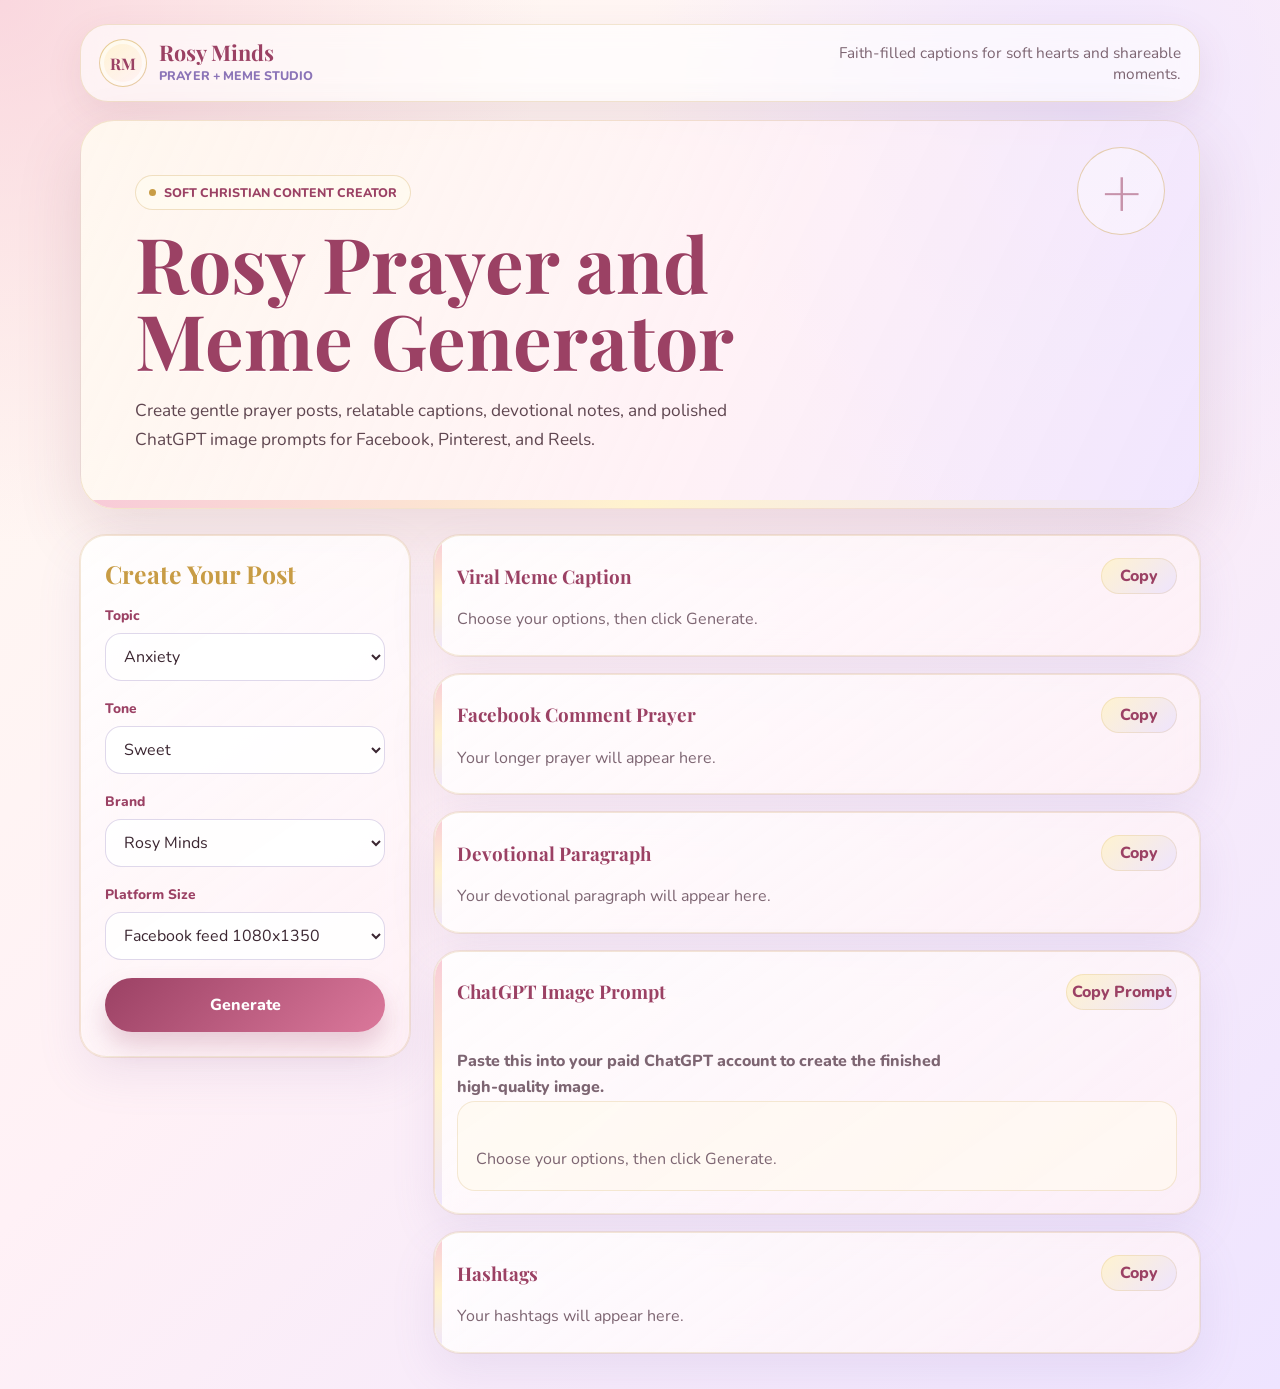
<file: index.html>
<!DOCTYPE html>
<html lang="en">
  <head>
    <meta charset="UTF-8" />
    <meta name="viewport" content="width=device-width, initial-scale=1.0" />
    <title>Rosy Prayer and Meme Generator</title>
    <link rel="preconnect" href="https://fonts.googleapis.com" />
    <link rel="preconnect" href="https://fonts.gstatic.com" crossorigin />
    <link
      href="https://fonts.googleapis.com/css2?family=Nunito:wght@400;600;700;800&family=Playfair+Display:wght@700&display=swap"
      rel="stylesheet"
    />
    <link rel="stylesheet" href="styles.css" />
  </head>
  <body>
    <main class="app-shell">
      <header class="site-header" aria-label="Rosy Minds header">
        <a class="brand-mark" href="index.html" aria-label="Rosy Minds home">
          <span class="brand-icon" aria-hidden="true">RM</span>
          <span>
            <strong>Rosy Minds</strong>
            <small>Prayer + Meme Studio</small>
          </span>
        </a>
        <p>Faith-filled captions for soft hearts and shareable moments.</p>
      </header>

      <section class="hero" aria-labelledby="page-title">
        <div class="hero-copy">
          <p class="eyebrow">Soft Christian Content Creator</p>
          <h1 id="page-title">Rosy Prayer and Meme Generator</h1>
          <p>
            Create gentle prayer posts, relatable captions, devotional notes,
            and polished ChatGPT image prompts for Facebook, Pinterest, and
            Reels.
          </p>
        </div>
      </section>

      <section class="generator" aria-label="Generator form and results">
        <form class="generator-form" id="generator-form">
          <div class="field-group">
            <label for="topic">Topic</label>
            <select id="topic" name="topic">
              <option value="anxiety">Anxiety</option>
              <option value="grief">Grief</option>
              <option value="hope">Hope</option>
              <option value="motherhood">Motherhood</option>
              <option value="healing">Healing</option>
              <option value="morning prayer">Morning prayer</option>
              <option value="good night prayer">Good night prayer</option>
              <option value="emotions">Emotions</option>
              <option value="life situations">Life situations</option>
              <option value="seasons">Seasons</option>
              <option value="humor">Humor</option>
              <option value="spiritual growth">Spiritual growth</option>
              <option value="women's struggles">Women's struggles</option>
              <option value="encouragement">Encouragement</option>
              <option value="viral relatable topics">Viral relatable topics</option>
            </select>
          </div>

          <div class="field-group">
            <label for="tone">Tone</label>
            <select id="tone" name="tone">
              <option value="sweet">Sweet</option>
              <option value="funny">Funny</option>
              <option value="inspirational">Inspirational</option>
              <option value="sassy but Godly">Sassy but Godly</option>
            </select>
          </div>

          <div class="field-group">
            <label for="brand">Brand</label>
            <select id="brand" name="brand">
              <option value="Rosy Minds">Rosy Minds</option>
              <option value="Rosy Revelation">Rosy Revelation</option>
              <option value="Rosy Faith Chatter">Rosy Faith Chatter</option>
              <option value="Rosy's Blank Canvas">Rosy's Blank Canvas</option>
            </select>
          </div>

          <div class="field-group">
            <label for="platformSize">Platform Size</label>
            <select id="platformSize" name="platformSize">
              <option value="Facebook feed 1080x1350">Facebook feed 1080x1350</option>
              <option value="Square 1080x1080">Square 1080x1080</option>
              <option value="Reels 1080x1920">Reels 1080x1920</option>
              <option value="Pinterest 1000x1500">Pinterest 1000x1500</option>
            </select>
          </div>

          <button class="generate-button" type="submit">Generate</button>
        </form>

        <div class="results" id="results" aria-live="polite">
          <article class="result-card">
            <div class="result-heading">
              <h2>Viral Meme Caption</h2>
              <button class="copy-button" type="button" data-copy="caption">
                Copy
              </button>
            </div>
            <p id="caption">Choose your options, then click Generate.</p>
          </article>

          <article class="result-card">
            <div class="result-heading">
              <h2>Facebook Comment Prayer</h2>
              <button class="copy-button" type="button" data-copy="prayer">
                Copy
              </button>
            </div>
            <p id="prayer">Your longer prayer will appear here.</p>
          </article>

          <article class="result-card">
            <div class="result-heading">
              <h2>Devotional Paragraph</h2>
              <button class="copy-button" type="button" data-copy="devotional">
                Copy
              </button>
            </div>
            <p id="devotional">Your devotional paragraph will appear here.</p>
          </article>

          <article class="result-card">
            <div class="result-heading">
              <h2>ChatGPT Image Prompt</h2>
              <button class="copy-button" type="button" data-copy="imagePrompt">
                Copy Prompt
              </button>
            </div>
            <p class="prompt-note">
              Paste this into your paid ChatGPT account to create the finished
              high-quality image.
            </p>
            <p id="imagePrompt" class="prompt-output">
              Choose your options, then click Generate.
            </p>
          </article>

          <article class="result-card">
            <div class="result-heading">
              <h2>Hashtags</h2>
              <button class="copy-button" type="button" data-copy="hashtags">
                Copy
              </button>
            </div>
            <p id="hashtags">Your hashtags will appear here.</p>
          </article>
        </div>
      </section>
    </main>

    <script src="script.js"></script>
  </body>
</html>
</file>
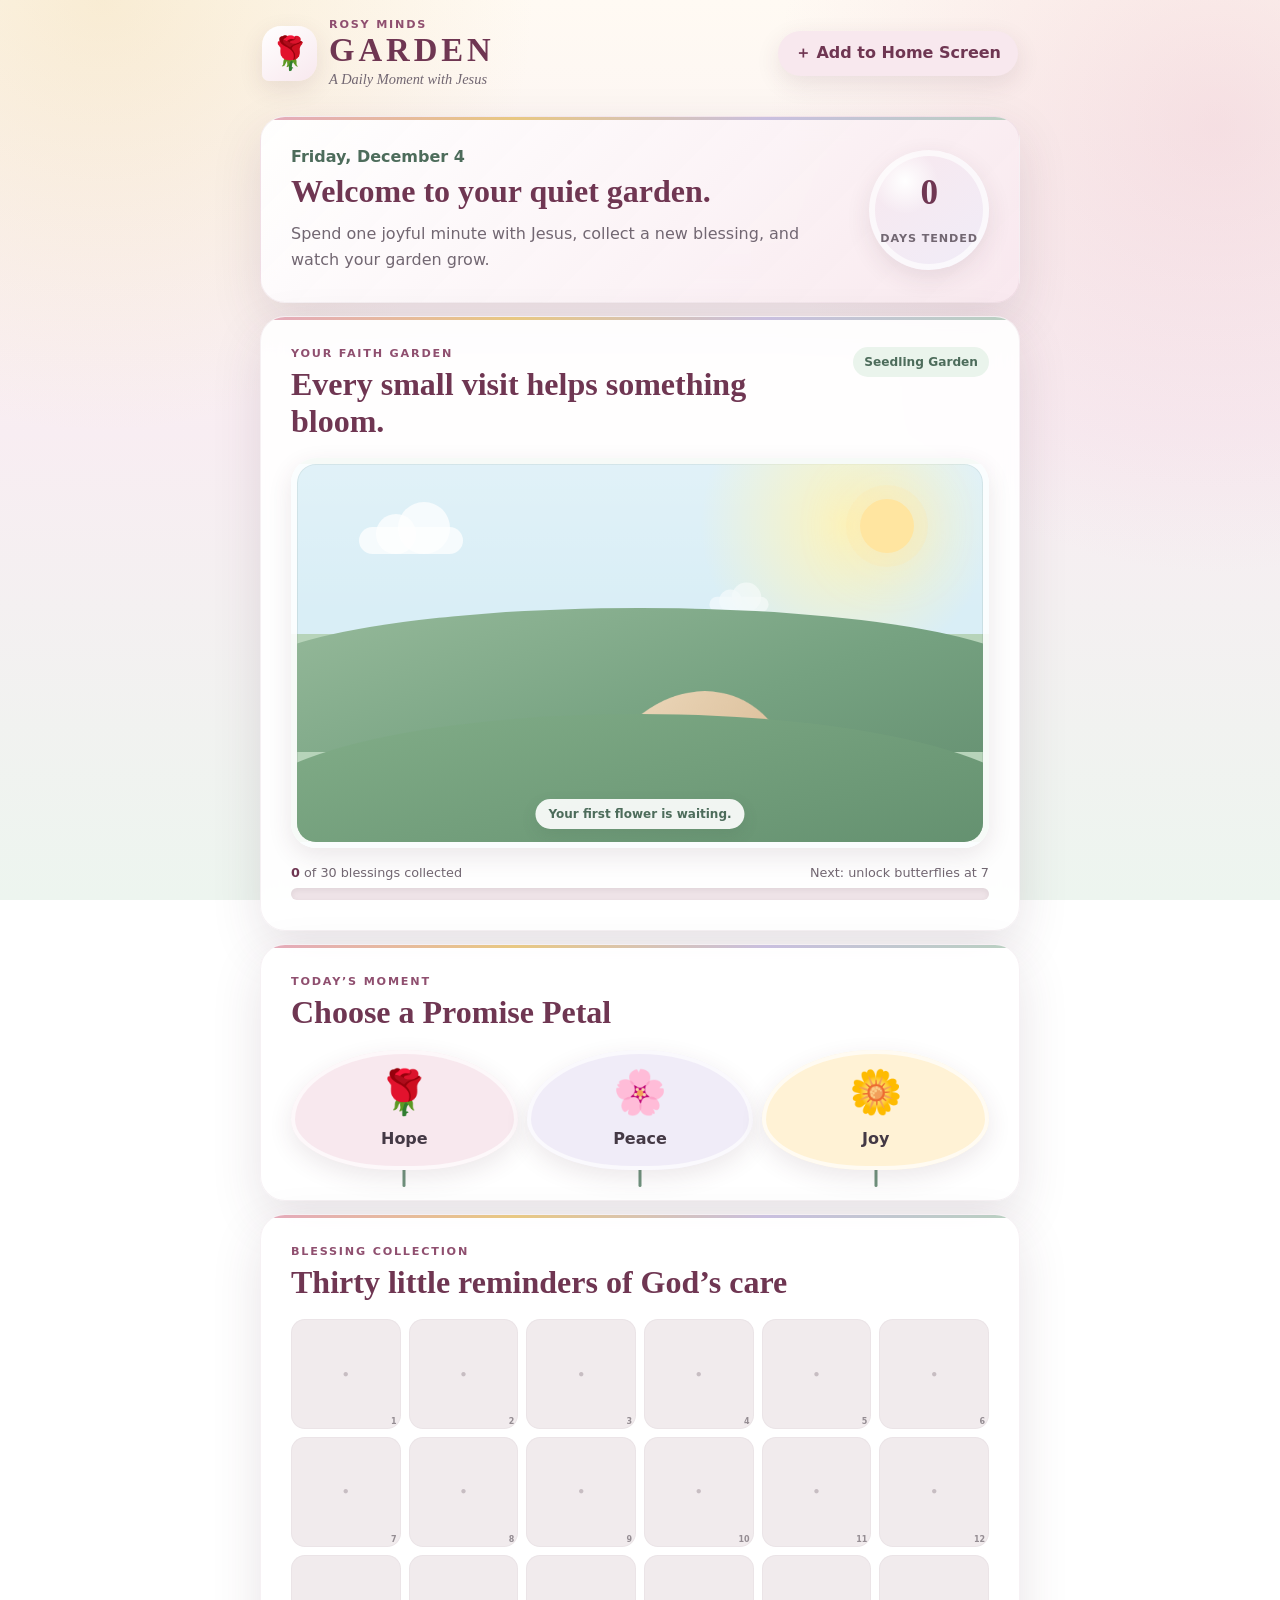
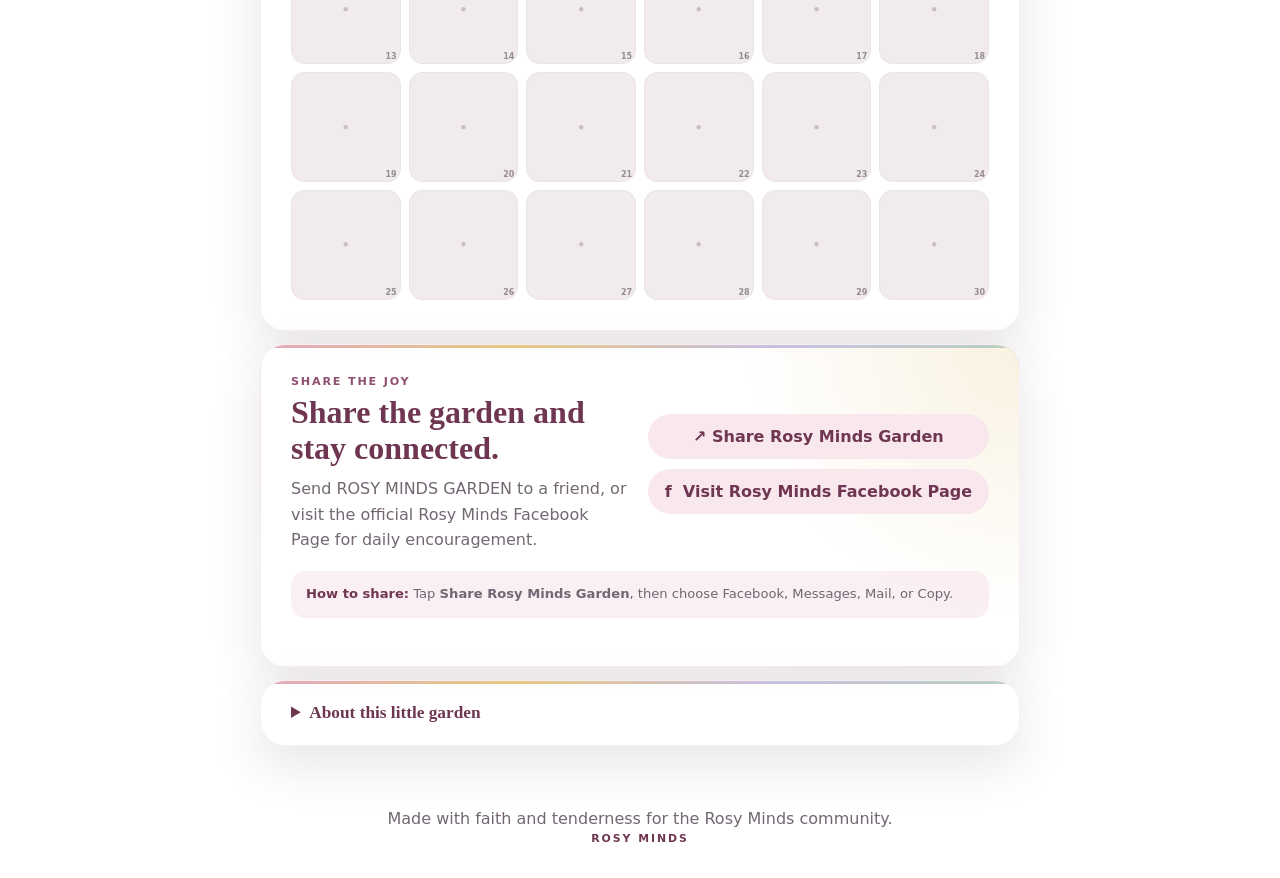
<file: rosy-minds-garden/index.html>
<!doctype html>
<html lang="en">
<head>
  <meta charset="utf-8" />
  <meta name="viewport" content="width=device-width, initial-scale=1, viewport-fit=cover" />
  <meta name="theme-color" content="#8f4f6f" />
  <meta name="description" content="A gentle daily moment with Jesus. Read a promise, answer a Bible question, and grow a beautiful faith garden." />
  <title>ROSY MINDS GARDEN: A Daily Moment with Jesus</title>
  <link rel="manifest" href="manifest.webmanifest" />
  <link rel="icon" href="assets/icon.svg" type="image/svg+xml" />
  <link rel="apple-touch-icon" href="assets/apple-touch-icon.png" />
  <link rel="stylesheet" href="styles.css" />
</head>
<body>
  <a class="skip-link" href="#dailyMoment">Skip to today’s moment</a>

  <header class="app-header">
    <div class="brand-lockup" aria-label="Rosy Minds Garden">
      <span class="brand-mark" aria-hidden="true">🌹</span>
      <div>
        <p class="eyebrow">ROSY MINDS</p>
        <h1>GARDEN</h1>
        <p class="tagline">A Daily Moment with Jesus</p>
      </div>
    </div>
    <button id="installButton" class="icon-button install-button" type="button" hidden aria-label="Install Rosy Minds Garden">
      <span aria-hidden="true">＋</span> Add to Home Screen
    </button>
  </header>

  <main>
    <section class="welcome-card panel" aria-labelledby="welcomeTitle">
      <div>
        <p class="date-line" id="todayDate"></p>
        <h2 id="welcomeTitle">Welcome to your quiet garden.</h2>
        <p>Spend one joyful minute with Jesus, collect a new blessing, and watch your garden grow.</p>
      </div>
      <div class="rhythm-badge" aria-label="Your gentle rhythm">
        <span class="rhythm-number" id="visitCount">0</span>
        <span class="rhythm-label">days tended</span>
      </div>
    </section>

    <section class="garden-panel panel" aria-labelledby="gardenTitle">
      <div class="section-heading">
        <div>
          <p class="eyebrow">YOUR FAITH GARDEN</p>
          <h2 id="gardenTitle">Every small visit helps something bloom.</h2>
        </div>
        <p class="garden-level" id="gardenLevel">Seedling Garden</p>
      </div>

      <div id="gardenScene" class="garden-scene" role="img" aria-label="A peaceful garden that grows as daily moments are completed">
        <div class="sky-glow"></div>
        <div class="cloud cloud-one"></div>
        <div class="cloud cloud-two"></div>
        <div class="sun" aria-hidden="true"></div>
        <div class="chapel" aria-hidden="true">
          <div class="chapel-roof"></div>
          <div class="chapel-body">
            <div class="chapel-window">✝</div>
            <div class="chapel-door"></div>
          </div>
        </div>
        <div class="fountain" aria-hidden="true">
          <div class="water-drop">•</div>
          <div class="fountain-bowl"></div>
          <div class="fountain-base"></div>
        </div>
        <div class="garden-path"></div>
        <div class="grass grass-back"></div>
        <div class="flowers" id="flowerBed" aria-hidden="true"></div>
        <div class="butterfly butterfly-one" aria-hidden="true">🦋</div>
        <div class="butterfly butterfly-two" aria-hidden="true">🦋</div>
        <div class="sparrow" aria-hidden="true">🐦</div>
        <div class="grass grass-front"></div>
        <div class="garden-message" id="gardenMessage">Your first flower is waiting.</div>
      </div>

      <div class="progress-wrap" aria-label="Garden progress">
        <div class="progress-copy">
          <span><strong id="bloomCount">0</strong> of 30 blessings collected</span>
          <span id="nextMilestone">Next: open the garden gate at 7</span>
        </div>
        <div class="progress-track" aria-hidden="true">
          <div class="progress-fill" id="progressFill"></div>
        </div>
      </div>
    </section>

    <section id="dailyMoment" class="daily-panel panel" aria-labelledby="dailyTitle">
      <div class="section-heading">
        <div>
          <p class="eyebrow">TODAY’S MOMENT</p>
          <h2 id="dailyTitle">Choose a Promise Petal</h2>
        </div>
        <span id="completionBadge" class="completion-badge" hidden>Completed today ✓</span>
      </div>

      <div id="petalPicker" class="petal-picker" role="group" aria-label="Choose one promise petal">
        <button class="petal-button petal-rose" type="button" data-petal="Hope">
          <span class="petal-icon" aria-hidden="true">🌹</span>
          <span>Hope</span>
        </button>
        <button class="petal-button petal-lavender" type="button" data-petal="Peace">
          <span class="petal-icon" aria-hidden="true">🌸</span>
          <span>Peace</span>
        </button>
        <button class="petal-button petal-gold" type="button" data-petal="Joy">
          <span class="petal-icon" aria-hidden="true">🌼</span>
          <span>Joy</span>
        </button>
      </div>

      <div id="momentContent" class="moment-content" hidden>
        <article class="promise-card">
          <div class="promise-topline">
            <span id="chosenPetal" class="petal-label"></span>
            <span id="scriptureRef" class="scripture-ref"></span>
          </div>
          <h3 id="promiseTitle"></h3>
          <p id="promiseText" class="promise-text"></p>
          <p id="reflectionText" class="reflection-text"></p>
        </article>

        <article class="prayer-card">
          <div class="card-icon" aria-hidden="true">🙏</div>
          <div>
            <p class="eyebrow">A TINY PRAYER</p>
            <p id="prayerText"></p>
          </div>
        </article>

        <article class="quiz-card">
          <p class="eyebrow">A LITTLE BIBLE JOY</p>
          <h3 id="quizQuestion"></h3>
          <div id="quizOptions" class="quiz-options"></div>
          <div id="quizFeedback" class="quiz-feedback" role="status" aria-live="polite"></div>
        </article>

        <article class="challenge-card">
          <div class="card-icon" aria-hidden="true">💗</div>
          <div>
            <p class="eyebrow">TODAY’S GRACE STEP</p>
            <p id="challengeText"></p>
          </div>
        </article>

        <button id="waterButton" class="primary-button water-button" type="button" disabled>
          <span aria-hidden="true">💧</span> Water My Garden
        </button>
        <p id="waterHint" class="button-hint">Answer the Bible question to water your garden.</p>
      </div>

      <div id="alreadyComplete" class="already-complete" hidden>
        <span class="complete-flower" aria-hidden="true">🌷</span>
        <h3>Your garden has been tended today.</h3>
        <p>Come back tomorrow for another promise. Grace never rushes you.</p>
        <button id="reviewMomentButton" class="secondary-button" type="button">Review Today’s Moment</button>
      </div>
    </section>

    <section class="collection-panel panel" aria-labelledby="collectionTitle">
      <div class="section-heading">
        <div>
          <p class="eyebrow">BLESSING COLLECTION</p>
          <h2 id="collectionTitle">Thirty little reminders of God’s care</h2>
        </div>
      </div>
      <div id="collectionGrid" class="collection-grid" aria-label="Collected blessings"></div>
    </section>

    <section class="share-panel panel" aria-labelledby="shareTitle">
      <div>
        <p class="eyebrow">STAY CONNECTED</p>
        <h2 id="shareTitle">Visit Rosy Minds on Facebook.</h2>
        <p>Open the official Rosy Minds Facebook Page for daily encouragement, prayers, and new garden updates.</p>
      </div>
      <button id="shareButton" class="secondary-button" type="button">
        <span aria-hidden="true">↗</span> Open Rosy Minds Facebook Page
      </button>
      <p id="shareStatus" class="share-status" role="status" aria-live="polite"></p>
    </section>

    <details class="about-panel panel">
      <summary>About this little garden</summary>
      <div class="about-content">
        <p><strong>ROSY MINDS GARDEN</strong> is a gentle, Jesus-centered daily experience created for encouragement—not pressure.</p>
        <p>Your progress stays on this device. The app does not require an account and does not collect your name, email, prayer requests, or personal information.</p>
        <p class="grace-note">Missing a day never erases your garden. Grace is not a streak.</p>
        <button id="resetButton" class="text-button" type="button">Reset my garden on this device</button>
      </div>
    </details>
  </main>

  <footer>
    <p>Made with faith and tenderness for the Rosy Minds community.</p>
    <p class="footer-mark">ROSY MINDS</p>
  </footer>

  <div id="rewardModal" class="modal" role="dialog" aria-modal="true" aria-labelledby="rewardTitle" hidden>
    <div class="modal-backdrop" data-close-modal></div>
    <div class="modal-card">
      <button class="modal-close" type="button" data-close-modal aria-label="Close">×</button>
      <div class="reward-sparkles" aria-hidden="true">✦ ✧ ✦</div>
      <div id="rewardIcon" class="reward-icon" aria-hidden="true">🌹</div>
      <p class="eyebrow">TODAY’S BLESSING</p>
      <h2 id="rewardTitle"></h2>
      <p id="rewardMessage"></p>
      <button id="rewardShareButton" class="primary-button" type="button">Share This Blessing</button>
      <button class="secondary-button" type="button" data-close-modal>Return to My Garden</button>
    </div>
  </div>

  <noscript>
    <div class="noscript-message">Please turn on JavaScript to grow your Rosy Minds Garden.</div>
  </noscript>

  <script src="app.js" defer></script>
  <script src="facebook-page-patch.js" defer></script>
</body>
</html>
</file>
<file: styles.css>
:root {
  --rose: #db789b;
  --rose-dark: #9b4164;
  --blush: #fff1f6;
  --petal: #f8cad8;
  --lavender: #eee4ff;
  --lavender-deep: #8b74b7;
  --gold: #c89c45;
  --gold-soft: #fff3cf;
  --cream: #fffaf0;
  --ink: #3b2631;
  --muted: #7d6572;
  --white: #ffffff;
  --shadow: 0 24px 65px rgba(126, 66, 90, 0.16);
  --glow: 0 0 0 1px rgba(200, 156, 69, 0.16), 0 18px 45px rgba(139, 116, 183, 0.12);
}

* {
  box-sizing: border-box;
}

body {
  margin: 0;
  min-height: 100vh;
  color: var(--ink);
  font-family: "Nunito", Arial, sans-serif;
  background:
    radial-gradient(circle at top left, rgba(248, 202, 216, 0.72), transparent 34rem),
    radial-gradient(circle at 85% 8%, rgba(238, 228, 255, 0.9), transparent 28rem),
    linear-gradient(135deg, var(--cream), var(--blush) 46%, var(--lavender));
}

button,
select {
  font: inherit;
}

.app-shell {
  width: min(1120px, calc(100% - 32px));
  margin: 0 auto;
  padding: 24px 0 36px;
}

.site-header {
  display: flex;
  align-items: center;
  justify-content: space-between;
  gap: 18px;
  margin-bottom: 18px;
  padding: 14px 18px;
  border: 1px solid rgba(200, 156, 69, 0.24);
  border-radius: 28px;
  background: rgba(255, 255, 255, 0.62);
  box-shadow: 0 12px 36px rgba(126, 66, 90, 0.1);
  backdrop-filter: blur(14px);
}

.brand-mark {
  display: inline-flex;
  align-items: center;
  gap: 12px;
  color: var(--ink);
  text-decoration: none;
}

.brand-icon {
  display: grid;
  width: 48px;
  height: 48px;
  place-items: center;
  border: 1px solid rgba(200, 156, 69, 0.44);
  border-radius: 50%;
  color: var(--rose-dark);
  font-family: "Playfair Display", Georgia, serif;
  font-weight: 700;
  background:
    linear-gradient(145deg, rgba(255, 243, 207, 0.95), rgba(255, 241, 246, 0.98));
  box-shadow: inset 0 0 0 4px rgba(255, 255, 255, 0.56);
}

.brand-mark strong {
  display: block;
  color: var(--rose-dark);
  font-family: "Playfair Display", Georgia, serif;
  font-size: 1.35rem;
  line-height: 1;
}

.brand-mark small {
  display: block;
  margin-top: 4px;
  color: var(--lavender-deep);
  font-size: 0.78rem;
  font-weight: 800;
  letter-spacing: 0;
  text-transform: uppercase;
}

.site-header p {
  max-width: 360px;
  margin: 0;
  color: var(--muted);
  font-size: 0.96rem;
  text-align: right;
}

.hero {
  position: relative;
  overflow: hidden;
  min-height: 320px;
  display: grid;
  align-items: end;
  padding: 54px;
  border: 1px solid rgba(200, 156, 69, 0.22);
  border-radius: 34px;
  background:
    linear-gradient(115deg, rgba(255, 250, 240, 0.9), rgba(255, 241, 246, 0.75) 58%, rgba(238, 228, 255, 0.8)),
    url("https://images.unsplash.com/photo-1518709268805-4e9042af2176?auto=format&fit=crop&w=1600&q=80");
  background-position: center;
  background-size: cover;
  box-shadow: var(--shadow);
}

.hero::before {
  position: absolute;
  top: 26px;
  right: 34px;
  width: 86px;
  height: 86px;
  border: 1px solid rgba(200, 156, 69, 0.42);
  border-radius: 50%;
  color: rgba(155, 65, 100, 0.54);
  content: "+";
  display: grid;
  place-items: center;
  font-family: "Playfair Display", Georgia, serif;
  font-size: 4.2rem;
  line-height: 1;
  background: rgba(255, 255, 255, 0.36);
}

.hero::after {
  position: absolute;
  inset: auto 0 0;
  height: 8px;
  content: "";
  background: linear-gradient(90deg, var(--petal), var(--gold-soft), var(--lavender));
}

.hero-copy {
  position: relative;
  max-width: 720px;
  z-index: 1;
}

.eyebrow {
  display: inline-flex;
  align-items: center;
  gap: 8px;
  margin: 0 0 14px;
  padding: 8px 13px;
  border: 1px solid rgba(200, 156, 69, 0.28);
  border-radius: 999px;
  color: var(--rose-dark);
  font-size: 0.78rem;
  font-weight: 800;
  letter-spacing: 0;
  text-transform: uppercase;
  background: rgba(255, 250, 240, 0.82);
}

.eyebrow::before {
  width: 7px;
  height: 7px;
  border-radius: 50%;
  background: var(--gold);
  content: "";
}

h1,
h2 {
  margin: 0;
}

h1 {
  max-width: 680px;
  font-family: "Playfair Display", Georgia, serif;
  font-size: clamp(2.45rem, 7vw, 4.8rem);
  line-height: 1;
  color: var(--rose-dark);
  text-shadow: 0 1px 0 rgba(255, 255, 255, 0.9);
}

.hero p:last-child {
  max-width: 610px;
  margin: 18px 0 0;
  color: #5f4650;
  font-size: 1.08rem;
  line-height: 1.7;
}

.generator {
  display: grid;
  grid-template-columns: 330px 1fr;
  gap: 24px;
  margin-top: 26px;
  align-items: start;
}

.generator-form,
.result-card {
  border: 1px solid rgba(200, 156, 69, 0.2);
  border-radius: 26px;
  background:
    linear-gradient(145deg, rgba(255, 255, 255, 0.88), rgba(255, 241, 246, 0.76));
  box-shadow: var(--glow);
  backdrop-filter: blur(14px);
}

.generator-form {
  position: sticky;
  top: 24px;
  display: grid;
  gap: 18px;
  padding: 24px;
}

.generator-form::before {
  color: var(--gold);
  content: "Create Your Post";
  font-family: "Playfair Display", Georgia, serif;
  font-size: 1.55rem;
  font-weight: 700;
  line-height: 1.1;
}

.field-group {
  display: grid;
  gap: 8px;
}

label {
  color: var(--rose-dark);
  font-size: 0.86rem;
  font-weight: 800;
}

select {
  width: 100%;
  min-height: 48px;
  padding: 0 14px;
  border: 1px solid rgba(139, 116, 183, 0.28);
  border-radius: 16px;
  color: var(--ink);
  background: rgba(255, 255, 255, 0.9);
  box-shadow: inset 0 1px 0 rgba(255, 255, 255, 0.9);
}

select:focus,
button:focus {
  outline: 3px solid rgba(200, 156, 69, 0.24);
  outline-offset: 2px;
}

.generate-button,
.copy-button {
  border: 0;
  border-radius: 999px;
  cursor: pointer;
  font-weight: 800;
  transition: transform 150ms ease, box-shadow 150ms ease, background 150ms ease;
}

.generate-button {
  min-height: 54px;
  color: var(--white);
  background: linear-gradient(135deg, var(--rose-dark), var(--rose));
  box-shadow: 0 14px 26px rgba(155, 65, 100, 0.24);
}

.copy-button {
  min-width: 76px;
  min-height: 36px;
  color: var(--rose-dark);
  background: linear-gradient(135deg, var(--gold-soft), var(--lavender));
  box-shadow: inset 0 0 0 1px rgba(200, 156, 69, 0.18);
}

.generate-button:hover,
.copy-button:hover {
  transform: translateY(-1px);
  box-shadow: 0 10px 18px rgba(121, 67, 82, 0.14);
}

.results {
  display: grid;
  gap: 18px;
}

.result-card {
  position: relative;
  overflow: hidden;
  padding: 22px;
}

.result-card::before {
  position: absolute;
  top: 0;
  left: 0;
  width: 7px;
  height: 100%;
  content: "";
  background: linear-gradient(var(--petal), var(--gold-soft), var(--lavender));
}

.result-heading {
  display: flex;
  align-items: center;
  justify-content: space-between;
  gap: 14px;
  margin-bottom: 12px;
}

h2 {
  color: var(--rose-dark);
  font-family: "Playfair Display", Georgia, serif;
  font-size: 1.18rem;
}

.result-card p {
  margin: 0;
  color: var(--muted);
  line-height: 1.65;
  white-space: pre-line;
}

.image-actions {
  display: flex;
  flex-wrap: wrap;
  gap: 10px;
  justify-content: flex-end;
}

.image-preview {
  display: grid;
  width: 100%;
  max-height: 720px;
  overflow: auto;
  place-items: center;
  padding: 14px;
  border: 1px solid rgba(200, 156, 69, 0.18);
  border-radius: 22px;
  background:
    linear-gradient(135deg, rgba(255, 250, 240, 0.9), rgba(238, 228, 255, 0.7));
}

#generated-image {
  display: block;
  width: min(100%, 430px);
  height: auto;
  border-radius: 18px;
  box-shadow: 0 18px 42px rgba(59, 38, 49, 0.2);
}

.image-note {
  margin-top: 12px;
  font-size: 0.92rem;
}

.prompt-note {
  margin-bottom: 12px;
  color: var(--lavender-deep);
  font-weight: 800;
}

.prompt-output {
  max-height: 430px;
  overflow: auto;
  padding: 18px;
  border: 1px solid rgba(200, 156, 69, 0.2);
  border-radius: 18px;
  background: rgba(255, 250, 240, 0.72);
}

.copy-button.copied {
  color: var(--white);
  background: linear-gradient(135deg, var(--rose-dark), var(--lavender-deep));
}

@media (max-width: 820px) {
  .app-shell {
    width: min(100% - 24px, 680px);
    padding: 18px 0;
  }

  .site-header {
    align-items: flex-start;
    border-radius: 24px;
    flex-direction: column;
  }

  .site-header p {
    max-width: none;
    text-align: left;
  }

  .hero {
    min-height: 320px;
    padding: 30px 22px;
    border-radius: 26px;
  }

  .generator {
    grid-template-columns: 1fr;
  }

  .generator-form {
    position: static;
  }
}

@media (max-width: 520px) {
  .app-shell {
    width: min(100% - 20px, 520px);
  }

  .hero {
    border-radius: 24px;
  }

  .hero::before {
    top: 18px;
    right: 18px;
    width: 58px;
    height: 58px;
    font-size: 3rem;
  }

  .result-heading {
    align-items: start;
    flex-direction: column;
  }

  .image-actions {
    width: 100%;
  }

  .image-actions .copy-button {
    flex: 1;
  }

  .copy-button {
    width: 100%;
  }
}
</file>
<file: rosy-minds-garden/styles.css>
:root{--rose:#8f4f6f;--rose2:#b96d8d;--pink:#f8e8ee;--lav:#f0ecf8;--sage:#5f866f;--sage2:#eaf4ec;--gold:#c29143;--cream:#fffaf3;--ink:#443945;--muted:#726772;--white:#fff;--shadow:0 18px 50px rgba(79,49,68,.13);--soft:0 8px 24px rgba(79,49,68,.11);--safe:env(safe-area-inset-bottom,0px)}*{box-sizing:border-box}[hidden]{display:none!important}html{scroll-behavior:smooth}body{margin:0;min-height:100vh;color:var(--ink);font-family:ui-rounded,"Avenir Next",Avenir,"Trebuchet MS",system-ui,-apple-system,BlinkMacSystemFont,"Segoe UI",sans-serif;background:radial-gradient(circle at 8% 0,rgba(232,200,130,.28),transparent 27rem),radial-gradient(circle at 95% 14%,rgba(228,169,189,.30),transparent 28rem),linear-gradient(180deg,#fffaf3,#f8edf2 48%,#edf5ef);background-attachment:fixed}button,summary{font:inherit}button{-webkit-tap-highlight-color:transparent}button:focus-visible,summary:focus-visible,a:focus-visible{outline:4px solid rgba(111,100,143,.32);outline-offset:3px}.skip-link{position:fixed;z-index:1000;left:10px;top:10px;transform:translateY(-180%);padding:11px 15px;border-radius:12px;color:#fff;background:var(--rose);text-decoration:none}.skip-link:focus{transform:none}.app-header,main{width:min(760px,calc(100% - 20px));margin:auto}.app-header{display:flex;align-items:center;justify-content:space-between;gap:14px;padding:18px 2px 8px}.brand-lockup{display:flex;align-items:center;gap:12px}.brand-mark{display:grid;place-items:center;width:55px;height:55px;border-radius:19px 19px 19px 7px;background:linear-gradient(145deg,#fff,var(--pink));box-shadow:var(--soft);font-size:32px}.brand-lockup h1{margin:-2px 0 0;color:#6f3652;font:700 clamp(1.5rem,6vw,2.05rem)/.95 Georgia,serif;letter-spacing:.12em}.eyebrow{margin:0 0 6px;color:var(--rose);font-size:.7rem;font-weight:900;letter-spacing:.16em;text-transform:uppercase}.tagline{margin:5px 0 0;color:var(--muted);font:italic .9rem Georgia,serif}main{padding:7px 0 calc(38px + var(--safe))}.panel{position:relative;margin:13px 0;padding:clamp(18px,4.8vw,30px);overflow:hidden;border:1px solid rgba(143,79,111,.08);border-radius:25px;background:rgba(255,255,255,.90);box-shadow:var(--shadow);backdrop-filter:blur(14px)}.panel:before{content:"";position:absolute;inset:0 0 auto;height:3px;background:linear-gradient(90deg,#e4a9bd,#e8c882,#c9bfdf,#b9d0c0)}h2{margin:0;color:#6f3652;font:700 clamp(1.35rem,5.3vw,2rem)/1.14 Georgia,serif}h3{color:var(--ink)}p{overflow-wrap:anywhere}.welcome-card{display:grid;grid-template-columns:1fr auto;align-items:center;gap:18px;background:linear-gradient(135deg,rgba(255,255,255,.97),rgba(248,232,238,.91))}.welcome-card p:not(.date-line){margin:11px 0 0;color:var(--muted);line-height:1.62}.date-line{margin:0 0 7px;color:#4d6c5b;font-weight:850}.rhythm-badge{display:grid;place-items:center;min-width:102px;aspect-ratio:1;padding:11px;border-radius:50%;text-align:center;background:radial-gradient(circle at 30% 26%,#fff,transparent 27%),linear-gradient(145deg,var(--pink),var(--lav));box-shadow:inset 0 0 0 6px rgba(255,255,255,.68),var(--soft)}.rhythm-number{display:block;color:#6f3652;font:700 2.2rem/1 Georgia,serif}.rhythm-label{display:block;margin-top:-4px;color:var(--muted);font-size:.7rem;font-weight:900;line-height:1.1;text-transform:uppercase;letter-spacing:.08em}.section-heading{display:flex;align-items:flex-start;justify-content:space-between;gap:14px;margin-bottom:19px}.garden-level,.completion-badge{flex:none;margin:0;padding:8px 11px;border-radius:999px;color:#4d6c5b;background:var(--sage2);font-size:.76rem;font-weight:900}.garden-scene{position:relative;height:390px;min-height:360px;overflow:hidden;border:6px solid rgba(255,255,255,.88);border-radius:25px;background:linear-gradient(180deg,#d9eef6 0 45%,#b7d4ba 45%);box-shadow:inset 0 0 0 1px rgba(77,108,91,.12),var(--soft)}.sky-glow{position:absolute;inset:0;background:radial-gradient(circle at 80% 16%,rgba(255,244,184,.9),transparent 23%),linear-gradient(180deg,rgba(255,255,255,.2),transparent 40%)}.sun{position:absolute;right:10%;top:35px;width:54px;height:54px;border-radius:50%;background:#ffe5a0;box-shadow:0 0 0 14px rgba(255,229,160,.2),0 0 46px 13px rgba(255,229,160,.35)}.cloud{position:absolute;width:104px;height:27px;border-radius:999px;background:rgba(255,255,255,.74)}.cloud:before,.cloud:after{content:"";position:absolute;bottom:0;border-radius:50%;background:inherit}.cloud:before{left:17px;width:40px;height:40px}.cloud:after{right:13px;width:52px;height:52px}.cloud-one{left:9%;top:63px}.cloud-two{right:28%;top:127px;transform:scale(.57);opacity:.65}.grass{position:absolute;left:-8%;width:116%;border-radius:50% 50% 0 0}.grass-back{bottom:24%;height:38%;background:linear-gradient(160deg,#98bb9c,#76a281 62%,#679273)}.grass-front{z-index:7;bottom:-18%;height:52%;background:linear-gradient(165deg,#83ae89,#5d8a6a)}.garden-path{position:absolute;z-index:3;left:44%;bottom:-12%;width:28%;height:58%;border-radius:50% 50% 0 0;background:linear-gradient(120deg,#ecd8bb,#d5b58e);transform:perspective(250px) rotateX(22deg) skewX(-6deg)}.chapel{position:absolute;z-index:5;left:50%;bottom:35%;width:116px;height:138px;opacity:0;transform:translateX(-50%) scale(.1);transform-origin:center bottom;transition:.7s cubic-bezier(.2,.9,.25,1.15)}.chapel.visible{opacity:1;transform:translateX(-50%) scale(1)}.chapel-roof{position:absolute;left:0;top:18px;width:116px;height:55px;background:#875064;clip-path:polygon(50% 0,100% 100%,0 100%)}.chapel-roof:before{content:"✝";position:absolute;left:50%;top:-29px;transform:translateX(-50%);color:var(--gold);font-size:27px}.chapel-body{position:absolute;left:17px;bottom:0;width:82px;height:84px;border-radius:4px 4px 7px 7px;background:#fff8eb;box-shadow:0 8px 18px rgba(55,39,48,.15)}.chapel-window{position:absolute;left:50%;top:12px;display:grid;place-items:center;width:27px;height:34px;transform:translateX(-50%);border-radius:15px 15px 5px 5px;color:#fff;background:linear-gradient(135deg,#b96d8d,#6f648f,#e8c882);font-size:12px}.chapel-door{position:absolute;left:50%;bottom:0;width:23px;height:33px;transform:translateX(-50%);border-radius:11px 11px 0 0;background:#76533f}.fountain{position:absolute;z-index:6;left:22%;bottom:23%;width:72px;height:90px;opacity:0;transform:translateY(18px) scale(.8);transition:.55s ease}.fountain.visible{opacity:1;transform:none}.water-drop{position:absolute;left:50%;top:-7px;transform:translateX(-50%);color:#78b8d8;font-size:52px;line-height:1;text-shadow:0 8px 0 rgba(120,184,216,.5),0 16px 0 rgba(120,184,216,.25);animation:water 1.5s ease-in-out infinite}.fountain-bowl{position:absolute;left:5px;bottom:23px;width:62px;height:21px;border-radius:5px 5px 30px 30px;background:#e3d4c2;box-shadow:inset 0 6px 0 #b4d5df}.fountain-base{position:absolute;left:24px;bottom:0;width:24px;height:33px;border-radius:4px;background:#d1c0aa}.flowers{position:absolute;z-index:9;inset:0;pointer-events:none}.flower{position:absolute;display:grid;place-items:center;width:40px;height:40px;opacity:0;transform:translateY(30px) scale(.2);filter:drop-shadow(0 4px 3px rgba(65,57,50,.18));font-size:clamp(23px,5vw,36px);animation:bloom .65s cubic-bezier(.18,.88,.28,1.35) forwards}.butterfly,.sparrow{position:absolute;z-index:10;opacity:0;transition:.5s;filter:drop-shadow(0 4px 3px rgba(65,57,50,.18))}.butterfly.visible,.sparrow.visible{opacity:1}.butterfly-one{left:13%;top:31%;animation:flutter 5s ease-in-out infinite}.butterfly-two{right:15%;top:42%;animation:flutter2 6s ease-in-out infinite}.sparrow{right:8%;top:24%;font-size:27px;animation:bird 4s ease-in-out infinite}.garden-message{position:absolute;z-index:15;left:50%;bottom:13px;width:max-content;max-width:calc(100% - 24px);transform:translateX(-50%);padding:8px 13px;border-radius:999px;color:#4d6c5b;background:rgba(255,255,255,.9);box-shadow:0 6px 16px rgba(61,83,68,.12);font-size:.75rem;font-weight:900;text-align:center}.progress-wrap{margin-top:17px}.progress-copy{display:flex;justify-content:space-between;gap:14px;margin-bottom:8px;color:var(--muted);font-size:.8rem}.progress-copy strong{color:#6f3652}.progress-track{height:12px;overflow:hidden;border-radius:999px;background:#eee3e7;box-shadow:inset 0 2px 5px rgba(80,54,69,.08)}.progress-fill{width:0;height:100%;border-radius:inherit;background:linear-gradient(90deg,var(--rose2),#e8c882,#6f927d);transition:width .75s ease}.petal-picker{display:grid;grid-template-columns:repeat(3,1fr);gap:9px}.petal-button{position:relative;display:grid;place-items:center;min-height:120px;padding:14px 6px;border:0;border-radius:50% 50% 46% 46%/58% 58% 42% 42%;color:var(--ink);background:var(--pink);box-shadow:var(--soft),inset 0 0 0 4px rgba(255,255,255,.7);cursor:pointer;font-weight:900;transition:.18s}.petal-button:after{content:"";position:absolute;left:50%;bottom:-17px;z-index:-1;width:3px;height:28px;transform:translateX(-50%);border-radius:4px;background:#6f927d}.petal-button:hover,.petal-button:active{transform:translateY(-4px)}.petal-lavender{background:var(--lav)}.petal-gold{background:#fff2d5}.petal-icon{font-size:2.7rem;line-height:1}.moment-content{display:grid;gap:14px;animation:fade .4s ease}.promise-card,.prayer-card,.quiz-card,.challenge-card{border-radius:19px}.promise-card{padding:clamp(20px,5vw,30px);border:1px solid rgba(185,109,141,.14);background:linear-gradient(145deg,#fff,rgba(248,232,238,.76));box-shadow:var(--soft)}.promise-topline{display:flex;align-items:center;justify-content:space-between;gap:10px;margin-bottom:14px}.petal-label,.scripture-ref{display:inline-flex;padding:6px 9px;border-radius:999px;font-size:.73rem;font-weight:900}.petal-label{color:#6f3652;background:var(--pink)}.scripture-ref{color:#4d6c5b;background:var(--sage2)}.promise-card h3{margin:0 0 11px;color:#6f3652;font:700 clamp(1.28rem,4.8vw,1.8rem)/1.2 Georgia,serif}.promise-text{margin:0 0 12px;color:#6f3652;font:italic 700 clamp(1rem,3.6vw,1.2rem)/1.55 Georgia,serif}.reflection-text{margin:0;color:var(--muted);line-height:1.68}.prayer-card,.challenge-card{display:grid;grid-template-columns:auto 1fr;gap:13px;padding:18px;background:var(--lav)}.challenge-card{background:var(--sage2)}.prayer-card p:last-child,.challenge-card p:last-child{margin:0;line-height:1.62}.card-icon{display:grid;place-items:center;width:46px;height:46px;border-radius:14px;background:rgba(255,255,255,.8);font-size:1.35rem}.quiz-card{padding:20px;border:1px solid rgba(111,100,143,.13);background:rgba(255,255,255,.84)}.quiz-card h3{margin:0 0 14px;font:700 1.16rem/1.35 Georgia,serif}.quiz-options{display:grid;gap:9px}.quiz-option{width:100%;min-height:48px;padding:12px 14px;border:2px solid #e6dde8;border-radius:13px;color:var(--ink);background:#fff;cursor:pointer;text-align:left;transition:.15s}.quiz-option:hover:not(:disabled){border-color:#c9bfdf;transform:translateX(3px)}.quiz-option.correct{color:#31583f;border-color:#83b58f;background:#edf8ef;font-weight:900}.quiz-option.incorrect{color:#803e56;border-color:#d79aaa;background:#fff0f3}.quiz-option:disabled{cursor:default}.quiz-feedback{margin-top:11px;color:var(--muted);line-height:1.5}.primary-button,.secondary-button,.icon-button{border:0;border-radius:999px;cursor:pointer;font-weight:900;transition:.16s}.primary-button{min-height:53px;padding:14px 22px;color:#fff;background:linear-gradient(135deg,var(--rose),var(--rose2));box-shadow:0 10px 22px rgba(143,79,111,.24)}.secondary-button,.icon-button{min-height:45px;padding:11px 17px;color:#6f3652;background:var(--pink)}.primary-button:hover:not(:disabled),.secondary-button:hover,.icon-button:hover{transform:translateY(-2px)}.primary-button:disabled{opacity:.45;cursor:not-allowed;box-shadow:none}.install-button{white-space:nowrap;box-shadow:var(--soft)}.water-button{width:100%;font-size:1.02rem}.button-hint{margin:-5px 0 0;color:var(--muted);font-size:.76rem;text-align:center}.already-complete{text-align:center;padding:20px 9px 3px}.complete-flower{display:block;margin-bottom:8px;font-size:4rem}.already-complete h3{margin:0;color:#6f3652;font:700 1.45rem Georgia,serif}.already-complete p{max-width:520px;margin:10px auto 17px;color:var(--muted);line-height:1.6}.collection-grid{display:grid;grid-template-columns:repeat(6,1fr);gap:8px}.collection-item{position:relative;display:grid;place-items:center;aspect-ratio:1;border-radius:14px;background:#f1ebed;box-shadow:inset 0 0 0 1px rgba(82,53,72,.04);font-size:clamp(1rem,4.3vw,1.55rem)}.collection-item.locked{color:#c7bdc2;font-size:.78rem;font-weight:900}.collection-item.unlocked{background:linear-gradient(145deg,#fff,var(--pink));box-shadow:var(--soft);animation:pop .4s ease}.collection-item span:last-child{position:absolute;right:4px;bottom:3px;color:rgba(63,54,64,.52);font-size:.5rem;font-weight:900}.share-panel{display:grid;grid-template-columns:1fr auto;align-items:center;gap:18px;background:radial-gradient(circle at 100% 0,rgba(232,200,130,.24),transparent 17rem),rgba(255,255,255,.9)}.share-panel p:not(.eyebrow):not(.share-status){margin:9px 0 0;color:var(--muted);line-height:1.62}.share-status{grid-column:1/-1;margin:-4px 0 0;color:#4d6c5b;font-size:.8rem}.about-panel{padding-top:22px;padding-bottom:22px}.about-panel summary{color:#6f3652;cursor:pointer;font:700 1.08rem Georgia,serif}.about-content{padding-top:10px;color:var(--muted);line-height:1.62}.grace-note{color:#4d6c5b;font-weight:900}.text-button{padding:0;border:0;color:var(--rose);background:none;cursor:pointer;text-decoration:underline;text-underline-offset:3px}footer{padding:8px 18px calc(29px + var(--safe));color:var(--muted);text-align:center}footer p{margin:4px}.footer-mark{color:#6f3652;font-size:.68rem;font-weight:900;letter-spacing:.18em}.modal{position:fixed;z-index:100;inset:0;display:grid;place-items:center;padding:18px}.modal-backdrop{position:absolute;inset:0;background:rgba(43,34,41,.56);backdrop-filter:blur(8px)}.modal-card{position:relative;z-index:1;width:min(440px,100%);max-height:90vh;overflow:auto;padding:31px 24px 24px;border:6px solid rgba(255,255,255,.82);border-radius:29px;background:radial-gradient(circle at 50% 3%,rgba(232,200,130,.32),transparent 12rem),linear-gradient(160deg,#fff,var(--pink));box-shadow:0 30px 70px rgba(43,34,41,.3);text-align:center;animation:reward .4s cubic-bezier(.2,.85,.25,1.2)}.modal-close{position:absolute;right:12px;top:11px;display:grid;place-items:center;width:35px;height:35px;border:0;border-radius:50%;color:#6f3652;background:rgba(255,255,255,.8);cursor:pointer;font-size:1.45rem}.reward-sparkles{color:var(--gold);letter-spacing:.3em}.reward-icon{margin:5px 0;font-size:4.8rem;animation:float 2.2s ease-in-out infinite}.modal-card h2{margin-bottom:10px}.modal-card p:not(.eyebrow){margin:0 0 19px;color:var(--muted);line-height:1.58}.modal-card .primary-button,.modal-card .secondary-button{width:100%;margin-top:8px}.noscript-message{position:fixed;z-index:999;inset:auto 10px 10px;padding:14px;border-radius:13px;color:#fff;background:#6f3652;text-align:center}body.modal-open{overflow:hidden}.garden-scene.celebrating:after{content:"✦ ✧ ✦ ✧ ✦ ✧";position:absolute;z-index:20;inset:7% 0 auto;color:rgba(255,255,255,.96);font-size:clamp(1.3rem,5vw,2.5rem);letter-spacing:.55em;text-align:center;text-shadow:0 2px 6px rgba(189,138,54,.4);animation:sparkle 1.7s ease}@keyframes bloom{to{opacity:1;transform:none}}@keyframes fade{from{opacity:0;transform:translateY(9px)}to{opacity:1;transform:none}}@keyframes pop{from{opacity:0;transform:scale(.72)}to{opacity:1;transform:scale(1)}}@keyframes reward{from{opacity:0;transform:translateY(18px) scale(.93)}to{opacity:1;transform:none}}@keyframes float{50%{transform:translateY(-7px) rotate(2deg)}}@keyframes flutter{50%{transform:translate(23px,-15px) rotate(8deg)}}@keyframes flutter2{50%{transform:translate(-26px,-11px) scale(.9)}}@keyframes bird{50%{transform:translateY(-8px)}}@keyframes water{50%{transform:translateX(-50%) translateY(-6px)}}@keyframes sparkle{0%{opacity:0;transform:translateY(-25px)}35%{opacity:1}100%{opacity:0;transform:translateY(145px)}}@media(max-width:620px){.welcome-card,.share-panel{grid-template-columns:1fr}.rhythm-badge{justify-self:start}.share-panel .secondary-button{justify-self:start}.section-heading{display:block}.garden-level,.completion-badge{display:inline-flex;margin-top:10px}.progress-copy{flex-direction:column;gap:4px}.prayer-card,.challenge-card{grid-template-columns:1fr}.install-button{width:47px;min-width:47px;height:47px;padding:0;overflow:hidden;font-size:0}.install-button span{font-size:1.4rem}}@media(max-width:410px){.app-header,main{width:calc(100% - 14px)}.panel{padding:18px 14px;border-radius:22px}.brand-mark{width:49px;height:49px;font-size:28px}.tagline{font-size:.78rem}.garden-scene{height:370px;border-width:5px;border-radius:22px}.petal-picker{gap:6px}.petal-button{min-height:108px;font-size:.8rem}.petal-icon{font-size:2.3rem}.collection-grid{grid-template-columns:repeat(5,1fr)}}@media(prefers-reduced-motion:reduce){*,*:before,*:after{scroll-behavior:auto!important;animation-duration:.01ms!important;animation-iteration-count:1!important;transition-duration:.01ms!important}}
</file>
